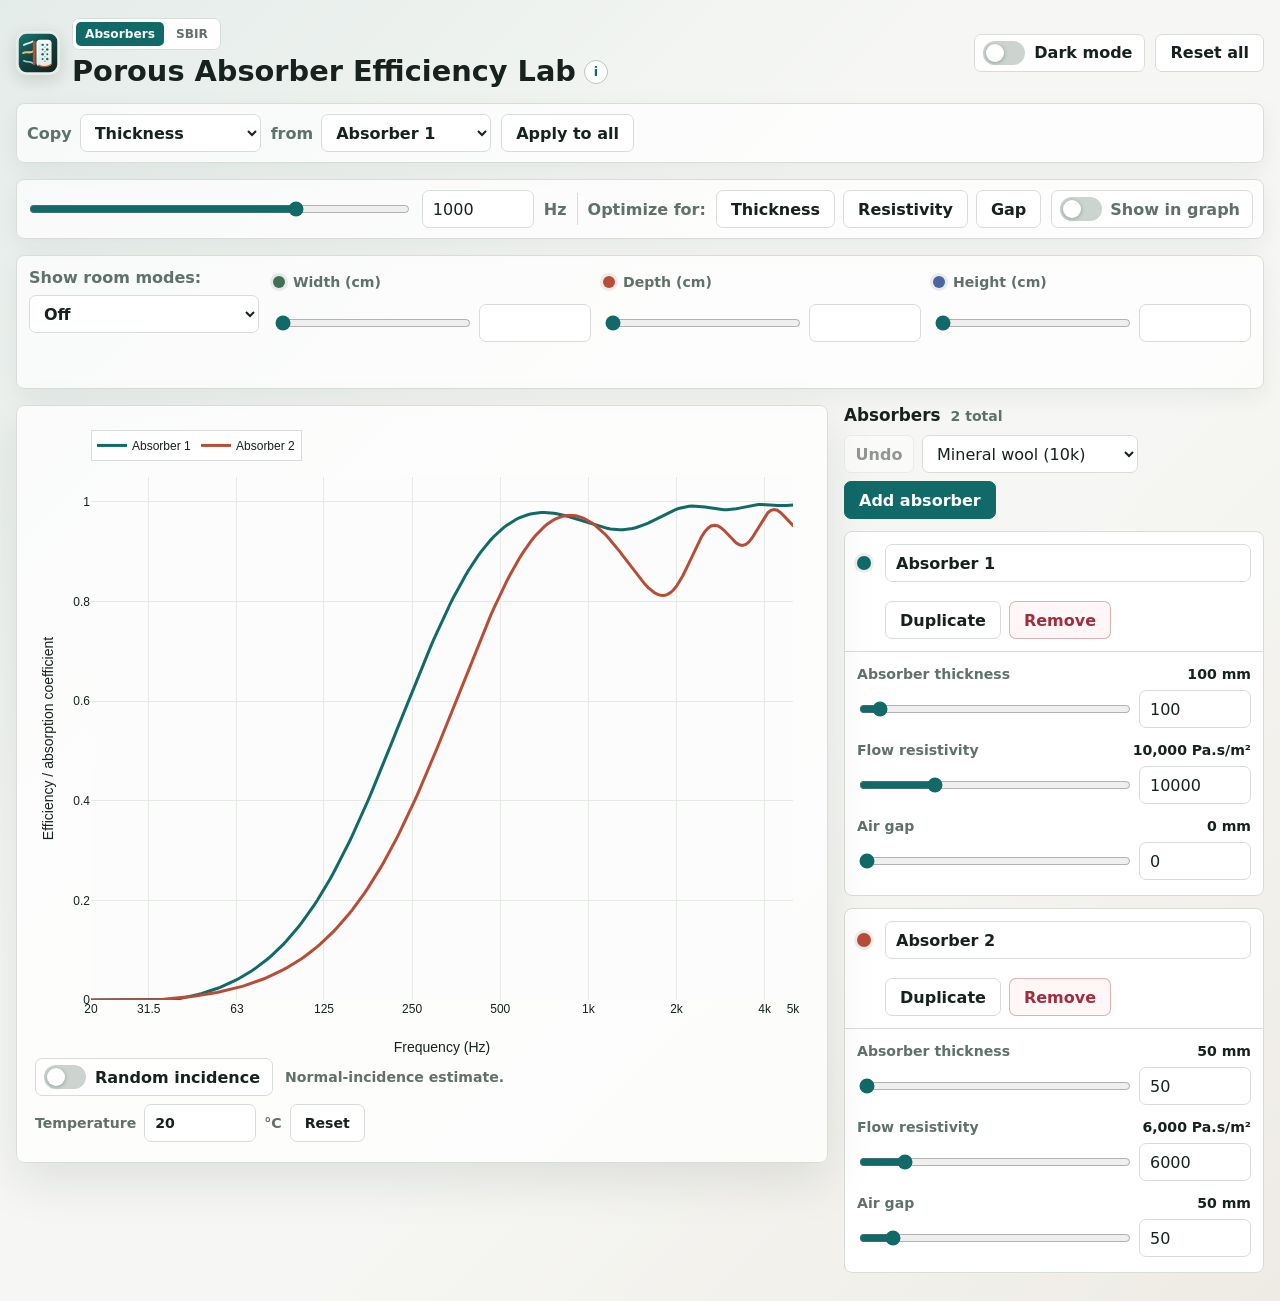
<file: index.html>
<!doctype html>
<html lang="en">
  <head>
    <meta charset="utf-8">
    <meta name="viewport" content="width=device-width, initial-scale=1">
    <title>Porous Absorber Efficiency Lab</title>
    <link rel="icon" href="./favicon.ico" sizes="any">
    <link rel="icon" href="./site-icon.svg" type="image/svg+xml">
    <link rel="icon" href="./site-icon.png" type="image/png" sizes="512x512">
    <link rel="apple-touch-icon" href="./apple-touch-icon.png" sizes="180x180">
    <link rel="stylesheet" href="./styles.css?v=3">
    <script src="https://cdn.plot.ly/plotly-2.32.0.min.js" defer></script>
    <script src="./app.js?v=2" defer></script>
  </head>
  <body>
    <main class="app-shell">
      <header class="topbar">
        <div class="brand-lockup">
          <svg class="brand-icon" viewBox="0 0 1024 1024" width="44" height="44" aria-hidden="true" focusable="false">
            <defs>
              <linearGradient id="brandIconBg" x1="188" y1="102" x2="842" y2="940" gradientUnits="userSpaceOnUse">
                <stop offset="0" stop-color="#176e69"/>
                <stop offset="0.55" stop-color="#123f3b"/>
                <stop offset="1" stop-color="#14251f"/>
              </linearGradient>
              <linearGradient id="brandIconSlab" x1="484" y1="206" x2="800" y2="822" gradientUnits="userSpaceOnUse">
                <stop offset="0" stop-color="#fbfffc"/>
                <stop offset="1" stop-color="#dfe9e4"/>
              </linearGradient>
            </defs>
            <rect x="64" y="64" width="896" height="896" rx="184" fill="url(#brandIconBg)"/>
            <path d="M184 326 C246 280 312 296 388 244" fill="none" stroke="#d8eeee" stroke-width="44" stroke-linecap="round"/>
            <path d="M166 512 C238 462 318 534 402 470" fill="none" stroke="#efbd73" stroke-width="48" stroke-linecap="round"/>
            <path d="M184 692 C262 738 326 690 400 752" fill="none" stroke="#8bd8d4" stroke-width="40" stroke-linecap="round"/>
            <rect x="392" y="230" width="66" height="568" rx="33" fill="#b84d37"/>
            <rect x="476" y="202" width="352" height="620" rx="82" fill="#000000" opacity="0.18" transform="translate(16 18)"/>
            <rect x="476" y="202" width="352" height="620" rx="82" fill="url(#brandIconSlab)"/>
            <rect x="524" y="258" width="70" height="508" rx="35" fill="#d8eeee" opacity="0.72"/>
            <g fill="#116a68">
              <circle cx="620" cy="322" r="28"/>
              <circle cx="728" cy="322" r="24"/>
              <circle cx="620" cy="432" r="22"/>
              <circle cx="728" cy="432" r="29"/>
              <circle cx="620" cy="542" r="30"/>
              <circle cx="728" cy="542" r="22"/>
              <circle cx="620" cy="652" r="23"/>
              <circle cx="728" cy="652" r="28"/>
            </g>
            <g fill="#4b65a2" opacity="0.68">
              <circle cx="674" cy="376" r="16"/>
              <circle cx="674" cy="486" r="18"/>
              <circle cx="674" cy="596" r="16"/>
              <circle cx="674" cy="706" r="18"/>
            </g>
            <path d="M534 796 C604 842 740 844 808 782" fill="none" stroke="#b84d37" stroke-width="30" stroke-linecap="round"/>
          </svg>
          <div class="brand-copy">
            <nav class="tool-tabs" aria-label="Acoustics tools">
              <a class="tool-tab" href="./index.html" aria-current="page">Absorbers</a>
              <a class="tool-tab" href="./sbir.html">SBIR</a>
            </nav>
            <div class="title-with-info">
              <h1>Porous Absorber Efficiency Lab</h1>
              <button
                class="model-info"
                type="button"
                aria-label="Based on Allard and Champoux 1992 models"
                aria-expanded="false"
                data-tooltip="Based on Allard &amp; Champoux (1992) models."
              >i</button>
            </div>
          </div>
        </div>
        <div class="top-actions" aria-label="Global controls">
          <label class="switch-control">
            <input id="darkMode" type="checkbox">
            <span class="switch-track" aria-hidden="true"></span>
            <span>Dark mode</span>
          </label>
          <button id="resetAllButton" class="secondary-button" type="button">Reset all</button>
        </div>
      </header>

      <section class="command-row" aria-label="Copy slider value">
        <label>
          <span>Copy</span>
          <select id="copyParameter"></select>
        </label>
        <label>
          <span>from</span>
          <select id="copySource"></select>
        </label>
        <button id="applyToVisibleButton" class="secondary-button" type="button">Apply to all</button>
      </section>

      <section class="command-row optimize-row" aria-label="Optimize absorber parameter">
        <input
          id="optimizeFrequencyRange"
          class="frequency-slider"
          type="range"
          min="0"
          max="1"
          step="any"
          aria-label="Optimize frequency"
        >
        <input
          id="optimizeFrequencyInput"
          class="frequency-input"
          type="number"
          max="5000"
          step="1"
          inputmode="numeric"
          aria-label="Optimize frequency value"
        >
        <span class="command-label">Hz</span>
        <span class="command-divider" aria-hidden="true"></span>
        <span class="command-label">Optimize for:</span>
        <div class="optimize-buttons" aria-label="Optimize parameter">
          <button class="secondary-button" type="button" data-optimize-param="thickness">Thickness</button>
          <button class="secondary-button" type="button" data-optimize-param="flowResistivity">Resistivity</button>
          <button class="secondary-button" type="button" data-optimize-param="airGap">Gap</button>
        </div>
        <label class="optimizer-visibility switch-control">
          <input id="optimizerLineVisible" type="checkbox">
          <span class="switch-track" aria-hidden="true"></span>
          <span>Show in graph</span>
        </label>
      </section>

      <section id="roomModesPanel" class="room-modes-panel" aria-label="Room mode controls">
        <div class="room-mode-select">
          <label>
            <span>Show room modes:</span>
            <select id="roomModeOrder">
              <option value="0">Off</option>
              <option value="1">1st order</option>
              <option value="2">2nd order</option>
              <option value="3">3rd order</option>
            </select>
          </label>
        </div>
        <div id="roomDimensionList" class="room-dimension-list"></div>
      </section>

      <section class="workspace">
        <section class="chart-panel" aria-label="Absorber chart">
          <div id="chart"></div>
          <div class="chart-footer">
            <div class="chart-summary-row">
              <label class="switch-control graph-incidence-control">
                <input id="randomIncidence" type="checkbox">
                <span class="switch-track" aria-hidden="true"></span>
                <span>Random incidence</span>
              </label>
              <div id="chartStatus" class="chart-status" role="status"></div>
            </div>
            <div class="temperature-control">
              <label class="temperature-field" for="airTemperature">
                <span>Temperature</span>
                <input
                  id="airTemperature"
                  type="number"
                  min="-20"
                  max="40"
                  step="1"
                  inputmode="numeric"
                  aria-label="Air temperature in Celsius"
                >
                <span>°C</span>
              </label>
              <button id="resetAirTemperatureButton" class="quiet-button" type="button">Reset</button>
            </div>
          </div>
        </section>

        <aside class="control-panel" aria-label="Absorber controls">
          <div class="panel-heading">
            <div class="panel-title">
              <h2>Absorbers</h2>
              <span id="absorberCount"></span>
            </div>
            <div class="panel-actions">
              <button id="undoButton" class="icon-button" type="button" title="Undo">Undo</button>
              <select id="absorberPreset" aria-label="Absorber preset"></select>
              <button id="addAbsorberButton" class="primary-button" type="button">Add absorber</button>
            </div>
          </div>
          <div id="absorberList" class="absorber-list"></div>
        </aside>
      </section>
    </main>
  </body>
</html>
</file>
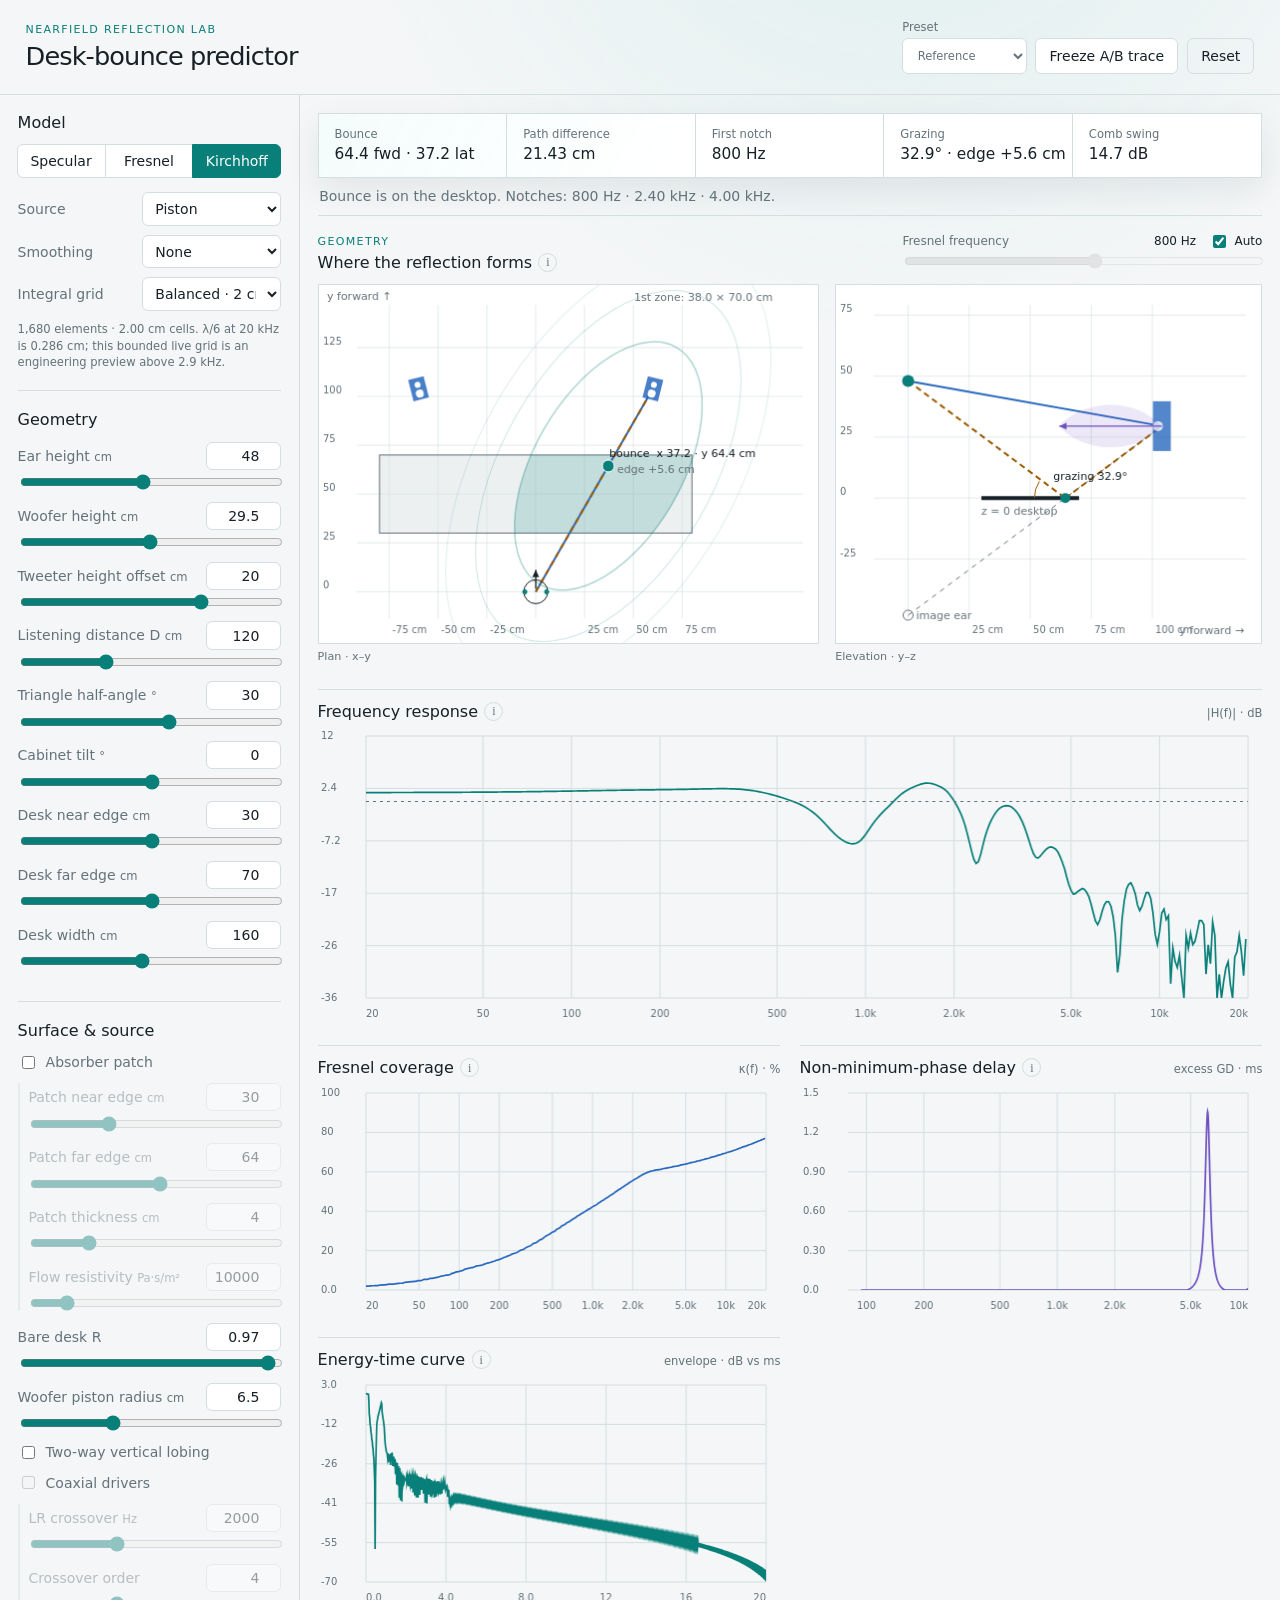
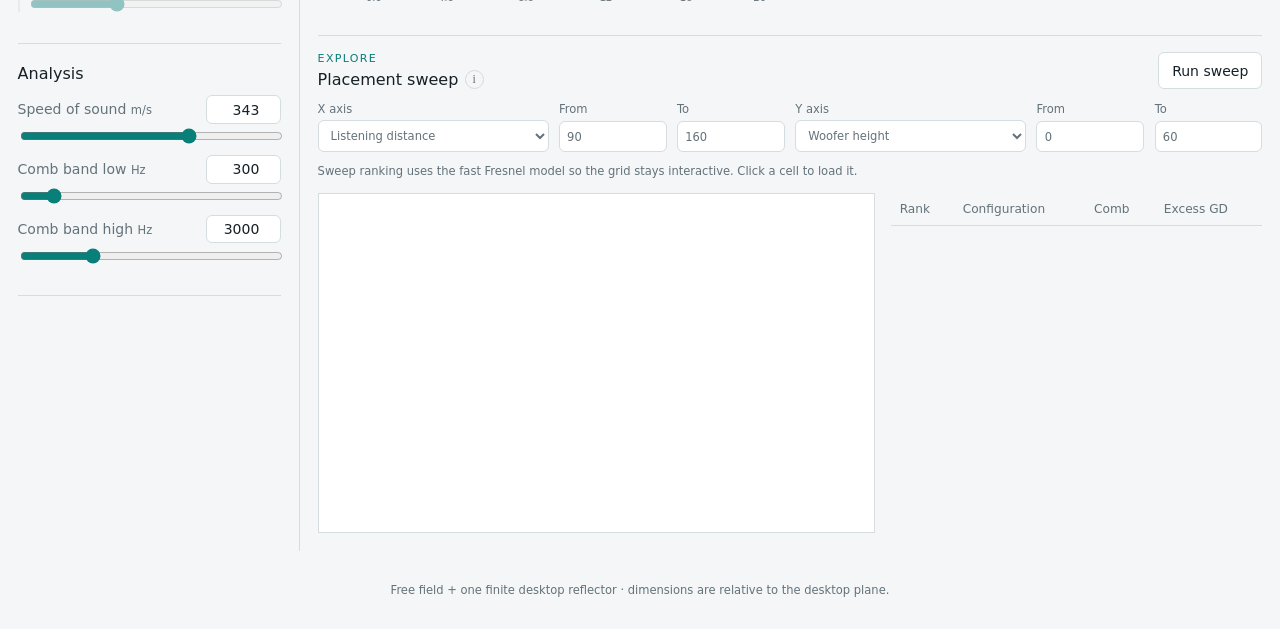
<file: desk.html>
<!doctype html>
<html lang="en">
<head>
  <meta charset="utf-8">
  <meta name="viewport" content="width=device-width,initial-scale=1">
  <meta name="color-scheme" content="dark light">
  <title>Desk-bounce predictor</title>
  <link rel="stylesheet" href="desk.css">
</head>
<body>
  <header class="topbar">
    <div>
      <p class="eyebrow">Nearfield reflection lab</p>
      <h1>Desk-bounce predictor</h1>
    </div>
    <div class="top-actions">
      <label>Preset
        <select id="preset">
          <option value="reference">Reference</option>
          <option value="lowered">Lowered</option>
          <option value="raised">Raised</option>
          <option value="ear">Ear-height</option>
        </select>
      </label>
      <button id="freeze" type="button">Freeze A/B trace</button>
      <button id="reset" type="button" class="quiet">Reset</button>
    </div>
  </header>

  <main class="app-shell">
    <aside class="controls" aria-label="Model controls">
      <section>
        <h2>Model</h2>
        <div class="segmented" id="modelChoice" role="group" aria-label="Reflection model">
          <button type="button" data-model="specular">Specular</button>
          <button type="button" data-model="fresnel">Fresnel</button>
          <button type="button" data-model="kirchhoff" class="active">Kirchhoff</button>
        </div>
        <div class="control-row">
          <label for="directivity">Source</label>
          <select id="directivity"><option value="piston">Piston</option><option value="omni">Omni</option></select>
        </div>
        <div class="control-row">
          <label for="smoothing">Smoothing</label>
          <select id="smoothing"><option value="0">None</option><option value="24">1/24 oct</option><option value="6">1/6 oct</option><option value="3">1/3 oct</option></select>
        </div>
        <div class="control-row">
          <label for="gridStep">Integral grid</label>
          <select id="gridStep"><option value="0.01">Fine · 1 cm</option><option value="0.02" selected>Balanced · 2 cm</option><option value="0.04">Fast · 4 cm</option></select>
        </div>
        <p id="qualityNote" class="microcopy"></p>
      </section>

      <section>
        <h2>Geometry</h2>
        <div id="geometryControls"></div>
      </section>

      <section>
        <h2>Surface &amp; source</h2>
        <label class="check"><input id="absorber_on" type="checkbox"> Absorber patch</label>
        <div id="absorberControls" class="subcontrols"></div>
        <div id="sourceControls"></div>
        <label class="check"><input id="two_way" type="checkbox"> Two-way vertical lobing</label>
        <label class="check"><input id="coaxial" type="checkbox"> Coaxial drivers</label>
        <div id="twoWayControls" class="subcontrols"></div>
      </section>

      <section>
        <h2>Analysis</h2>
        <div id="analysisControls"></div>
      </section>
    </aside>

    <div class="workspace">
      <section class="headline" aria-label="Key results">
        <div><span>Bounce</span><strong id="bounceReadout">—</strong></div>
        <div><span>Path difference</span><strong id="deltaReadout">—</strong></div>
        <div><span>First notch</span><strong id="notchReadout">—</strong></div>
        <div><span>Grazing</span><strong id="grazingReadout">—</strong></div>
        <div><span>Comb swing</span><strong id="combReadout">—</strong></div>
      </section>
      <p id="status" class="status" role="status"></p>

      <section class="geometry-panel">
        <div class="panel-heading">
          <div><p class="eyebrow">Geometry</p><div class="title-with-info"><h2>Where the reflection forms</h2><span class="info-tip"><button class="info-button" type="button" aria-label="About the Fresnel zones" aria-describedby="tip-fresnel-zones">i</button><span class="info-tooltip" id="tip-fresnel-zones" role="tooltip">The oval is the first Fresnel zone: the desktop area whose reflected sound arrives roughly in phase at this frequency. More overlap with the desk generally means a stronger reflection. The zone grows at low frequencies, shrinks at high frequencies, and the faint outer rings show later zones whose alternating phase makes edges and absorber placement matter.</span></span></div></div>
          <div class="frequency-control">
            <div class="frequency-header">
              <label for="viz_frequency">Fresnel frequency <output id="viz_frequency_out">1.00 kHz</output></label>
              <label class="auto-toggle"><input id="viz_auto" type="checkbox"> Auto</label>
            </div>
            <input id="viz_frequency" type="range" min="2" max="3.699" step="0.001" value="3">
          </div>
        </div>
        <div class="views">
          <figure><canvas id="planCanvas" aria-label="Plan view of listener, speakers, desk and Fresnel zone"></canvas><figcaption>Plan · x–y</figcaption></figure>
          <figure><canvas id="elevationCanvas" aria-label="Elevation view of direct and reflected paths"></canvas><figcaption>Elevation · y–z</figcaption></figure>
        </div>
      </section>

      <section class="plots">
        <figure class="plot-wide"><div class="plot-title"><div class="title-with-info"><h2>Frequency response</h2><span class="info-tip"><button class="info-button" type="button" aria-label="About the frequency response" aria-describedby="tip-response">i</button><span class="info-tooltip" id="tip-response" role="tooltip">A simplified free-field prediction of only the direct speaker sound plus its first desktop reflection. Dips and peaks show desk-bounce interference; room modes, walls, floor, ceiling, furniture and loudspeaker response are deliberately excluded.</span></span></div><span>|H(f)| · dB</span></div><canvas id="responsePlot"></canvas></figure>
        <figure><div class="plot-title"><div class="title-with-info"><h2>Fresnel coverage</h2><span class="info-tip"><button class="info-button" type="button" aria-label="About Fresnel coverage" aria-describedby="tip-coverage">i</button><span class="info-tooltip" id="tip-coverage" role="tooltip">The percentage of the first Fresnel zone covered by reflective desktop at each frequency. A larger value means the desk behaves more like a complete reflector; uncovered area and the absorber patch reduce the coherent reflected contribution.</span></span></div><span>&kappa;(f) · %</span></div><canvas id="coveragePlot"></canvas></figure>
        <figure><div class="plot-title"><div class="title-with-info"><h2>Non-minimum-phase delay</h2><span class="info-tip"><button class="info-button" type="button" aria-label="About excess group delay" aria-describedby="tip-delay">i</button><span class="info-tooltip" id="tip-delay" role="tooltip">The delay left after subtracting the minimum-phase response implied by the magnitude curve. It highlights reflection-related timing that ordinary magnitude EQ cannot remove; larger peaks indicate stronger time-domain ringing or smear.</span></span></div><span>excess GD · ms</span></div><canvas id="gdPlot"></canvas></figure>
        <figure><div class="plot-title"><div class="title-with-info"><h2>Energy-time curve</h2><span class="info-tip"><button class="info-button" type="button" aria-label="About the energy-time curve" aria-describedby="tip-etc">i</button><span class="info-tooltip" id="tip-etc" role="tooltip">A time-domain view of the predicted impulse response. The main arrival is the direct sound; later energy shows the desktop reflection and its finite-edge spread. The envelope is normalized to its strongest arrival.</span></span></div><span>envelope · dB vs ms</span></div><canvas id="etcPlot"></canvas></figure>
        <figure id="polarFigure"><div class="plot-title"><h2>Vertical crossover response</h2><span>relative dB</span></div><canvas id="polarPlot"></canvas></figure>
      </section>

      <section class="sweep-panel">
        <div class="panel-heading"><div><p class="eyebrow">Explore</p><div class="title-with-info"><h2>Placement sweep</h2><span class="info-tip"><button class="info-button" type="button" aria-label="About the placement sweep" aria-describedby="tip-sweep">i</button><span class="info-tooltip" id="tip-sweep" role="tooltip">The heatmap varies the selected placement dimensions and colors each cell by predicted comb-filter swing in the chosen frequency band. Lower values are better. It uses the fast Fresnel model for exploration; the ranked table also estimates excess delay. Click a cell or row to load that configuration into the full model.</span></span></div></div><button id="runSweep" type="button">Run sweep</button></div>
        <div class="sweep-controls">
          <label>X axis<select id="sweepX"><option value="D">Listening distance</option><option value="h_woofer">Woofer height</option><option value="h_ear">Ear height</option><option value="theta">Triangle half-angle</option></select></label>
          <label>From<input id="sweepXMin" type="number" value="90"></label>
          <label>To<input id="sweepXMax" type="number" value="160"></label>
          <label>Y axis<select id="sweepY"><option value="h_woofer">Woofer height</option><option value="D">Listening distance</option><option value="theta">Triangle half-angle</option><option value="none">None</option></select></label>
          <label>From<input id="sweepYMin" type="number" value="0"></label>
          <label>To<input id="sweepYMax" type="number" value="60"></label>
        </div>
        <p class="microcopy">Sweep ranking uses the fast Fresnel model so the grid stays interactive. Click a cell to load it.</p>
        <div class="sweep-results">
          <canvas id="heatmap" aria-label="Comb-depth placement heatmap"></canvas>
          <div class="table-wrap"><table><thead><tr><th>Rank</th><th>Configuration</th><th>Comb</th><th>Excess GD</th></tr></thead><tbody id="ranking"></tbody></table></div>
        </div>
      </section>
    </div>
  </main>
  <footer>Free field + one finite desktop reflector · dimensions are relative to the desktop plane.</footer>

  <script src="geometry.js"></script>
  <script src="materials.js"></script>
  <script src="models.js"></script>
  <script src="viz.js"></script>
  <script src="plots.js"></script>
  <script src="desk-app.js"></script>
</body>
</html>
</file>
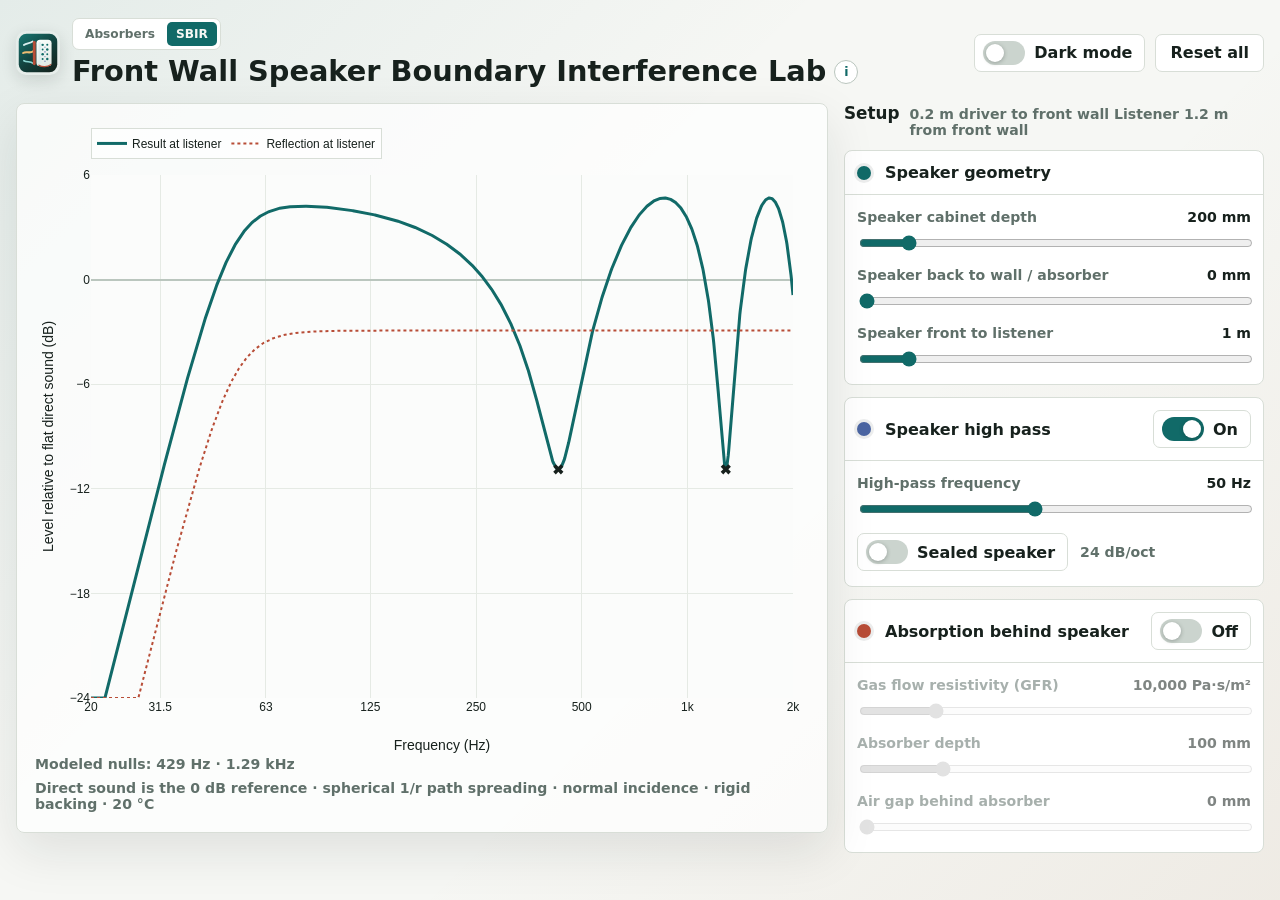
<file: sbir.html>
<!doctype html>
<html lang="en">
  <head>
    <meta charset="utf-8">
    <meta name="viewport" content="width=device-width, initial-scale=1">
    <title>Front Wall SBIR Lab</title>
    <link rel="icon" href="./favicon.ico" sizes="any">
    <link rel="icon" href="./site-icon.svg" type="image/svg+xml">
    <link rel="icon" href="./site-icon.png" type="image/png" sizes="512x512">
    <link rel="apple-touch-icon" href="./apple-touch-icon.png" sizes="180x180">
    <link rel="stylesheet" href="./styles.css?v=4">
    <script src="https://cdn.plot.ly/plotly-2.32.0.min.js" defer></script>
    <script src="./sbir.js?v=5" defer></script>
  </head>
  <body>
    <main class="app-shell">
      <header class="topbar">
        <div class="brand-lockup">
          <svg class="brand-icon" viewBox="0 0 1024 1024" width="44" height="44" aria-hidden="true" focusable="false">
            <defs>
              <linearGradient id="sbirBrandIconBg" x1="188" y1="102" x2="842" y2="940" gradientUnits="userSpaceOnUse">
                <stop offset="0" stop-color="#176e69"/>
                <stop offset="0.55" stop-color="#123f3b"/>
                <stop offset="1" stop-color="#14251f"/>
              </linearGradient>
              <linearGradient id="sbirBrandIconSlab" x1="484" y1="206" x2="800" y2="822" gradientUnits="userSpaceOnUse">
                <stop offset="0" stop-color="#fbfffc"/>
                <stop offset="1" stop-color="#dfe9e4"/>
              </linearGradient>
            </defs>
            <rect x="64" y="64" width="896" height="896" rx="184" fill="url(#sbirBrandIconBg)"/>
            <path d="M184 326 C246 280 312 296 388 244" fill="none" stroke="#d8eeee" stroke-width="44" stroke-linecap="round"/>
            <path d="M166 512 C238 462 318 534 402 470" fill="none" stroke="#efbd73" stroke-width="48" stroke-linecap="round"/>
            <path d="M184 692 C262 738 326 690 400 752" fill="none" stroke="#8bd8d4" stroke-width="40" stroke-linecap="round"/>
            <rect x="392" y="230" width="66" height="568" rx="33" fill="#b84d37"/>
            <rect x="476" y="202" width="352" height="620" rx="82" fill="#000000" opacity="0.18" transform="translate(16 18)"/>
            <rect x="476" y="202" width="352" height="620" rx="82" fill="url(#sbirBrandIconSlab)"/>
            <rect x="524" y="258" width="70" height="508" rx="35" fill="#d8eeee" opacity="0.72"/>
            <g fill="#116a68">
              <circle cx="620" cy="322" r="28"/>
              <circle cx="728" cy="322" r="24"/>
              <circle cx="620" cy="432" r="22"/>
              <circle cx="728" cy="432" r="29"/>
              <circle cx="620" cy="542" r="30"/>
              <circle cx="728" cy="542" r="22"/>
              <circle cx="620" cy="652" r="23"/>
              <circle cx="728" cy="652" r="28"/>
            </g>
            <g fill="#4b65a2" opacity="0.68">
              <circle cx="674" cy="376" r="16"/>
              <circle cx="674" cy="486" r="18"/>
              <circle cx="674" cy="596" r="16"/>
              <circle cx="674" cy="706" r="18"/>
            </g>
            <path d="M534 796 C604 842 740 844 808 782" fill="none" stroke="#b84d37" stroke-width="30" stroke-linecap="round"/>
          </svg>
          <div class="brand-copy">
            <nav class="tool-tabs" aria-label="Acoustics tools">
              <a class="tool-tab" href="./index.html">Absorbers</a>
              <a class="tool-tab" href="./sbir.html" aria-current="page">SBIR</a>
            </nav>
            <div class="title-with-info">
              <h1>Front Wall Speaker Boundary Interference Lab</h1>
              <button
                class="model-info"
                type="button"
                aria-label="Allard and Champoux 1992 absorber model with image-source SBIR"
                aria-expanded="false"
                data-tooltip="Allard &amp; Champoux (1992) absorber model with image-source SBIR."
              >i</button>
            </div>
          </div>
        </div>
        <div class="top-actions" aria-label="Global controls">
          <label class="switch-control">
            <input id="darkMode" type="checkbox">
            <span class="switch-track" aria-hidden="true"></span>
            <span>Dark mode</span>
          </label>
          <button id="resetAllButton" class="secondary-button" type="button">Reset all</button>
        </div>
      </header>

      <section class="workspace">
        <section class="chart-panel" aria-label="SBIR frequency response chart">
          <div id="chart"></div>
          <div class="chart-footer">
            <div class="chart-summary-row">
              <div id="chartStatus" class="chart-status" role="status"></div>
            </div>
            <div class="chart-status">
              Direct sound is the 0 dB reference · spherical 1/r path spreading · normal incidence · rigid backing · 20 °C
            </div>
          </div>
        </section>

        <aside class="control-panel" aria-label="SBIR controls">
          <div class="panel-heading">
            <div class="panel-title setup-title">
              <h2>Setup</h2>
              <div class="setup-info chart-status">
                <span id="driverDistance"></span>
                <span id="listenerWallDistance"></span>
              </div>
            </div>
          </div>

          <div class="absorber-list">
            <section class="absorber-card" aria-labelledby="geometryHeading">
              <div class="absorber-header">
                <span class="trace-swatch" style="background: var(--accent)" aria-hidden="true"></span>
                <strong id="geometryHeading">Speaker geometry</strong>
              </div>
              <div class="absorber-body">
                <label class="slider-field" for="cabinetDepth">
                  <span class="slider-label">
                    <span>Speaker cabinet depth</span>
                    <strong id="cabinetDepthValue"></strong>
                  </span>
                  <input id="cabinetDepth" type="range" min="100" max="1000" step="10">
                </label>

                <label class="slider-field" for="rearDistance">
                  <span class="slider-label">
                    <span>Speaker back to wall / absorber</span>
                    <strong id="rearDistanceValue"></strong>
                  </span>
                  <input id="rearDistance" type="range" min="0" max="2000" step="10">
                </label>

                <label class="slider-field" for="listenerDistance">
                  <span class="slider-label">
                    <span>Speaker front to listener</span>
                    <strong id="listenerDistanceValue"></strong>
                  </span>
                  <input id="listenerDistance" type="range" min="500" max="5000" step="100">
                </label>
              </div>
            </section>

            <section id="highPassCard" class="absorber-card" aria-labelledby="highPassHeading">
              <div class="absorber-header">
                <span class="trace-swatch" style="background: #4b65a2" aria-hidden="true"></span>
                <div class="absorber-title-row sbir-card-title-row">
                  <strong id="highPassHeading">Speaker high pass</strong>
                  <label class="switch-control">
                    <input id="highPassEnabled" type="checkbox" aria-label="Enable speaker high pass">
                    <span class="switch-track" aria-hidden="true"></span>
                    <span id="highPassEnabledLabel">On</span>
                  </label>
                </div>
              </div>
              <div class="absorber-body">
                <label class="slider-field" for="highPassFrequency">
                  <span class="slider-label">
                    <span>High-pass frequency</span>
                    <strong id="highPassFrequencyValue"></strong>
                  </span>
                  <input id="highPassFrequency" type="range" min="10" max="100" step="5">
                </label>

                <div class="chart-summary-row">
                  <label class="switch-control">
                    <input id="sealedSpeaker" type="checkbox" aria-label="Sealed speaker roll-off">
                    <span class="switch-track" aria-hidden="true"></span>
                    <span>Sealed speaker</span>
                  </label>
                  <span id="highPassSlope" class="chart-status"></span>
                </div>
              </div>
            </section>

            <section id="absorptionCard" class="absorber-card" aria-labelledby="absorptionHeading">
              <div class="absorber-header">
                <span class="trace-swatch" style="background: #b84d37" aria-hidden="true"></span>
                <div class="absorber-title-row sbir-card-title-row">
                  <strong id="absorptionHeading">Absorption behind speaker</strong>
                  <label class="switch-control">
                    <input id="absorptionEnabled" type="checkbox" aria-label="Enable absorption behind speaker">
                    <span class="switch-track" aria-hidden="true"></span>
                    <span id="absorptionEnabledLabel">Off</span>
                  </label>
                </div>
              </div>
              <div class="absorber-body">
                <label class="slider-field" for="flowResistivity">
                  <span class="slider-label">
                    <span>Gas flow resistivity (GFR)</span>
                    <strong id="flowResistivityValue"></strong>
                  </span>
                  <input id="flowResistivity" type="range" min="1000" max="50000" step="500">
                </label>

                <label class="slider-field" for="absorberDepth">
                  <span class="slider-label">
                    <span>Absorber depth</span>
                    <strong id="absorberDepthValue"></strong>
                  </span>
                  <input id="absorberDepth" type="range" min="0" max="500" step="10">
                </label>

                <label class="slider-field" for="airGap">
                  <span class="slider-label">
                    <span>Air gap behind absorber</span>
                    <strong id="airGapValue"></strong>
                  </span>
                  <input id="airGap" type="range" min="0" max="500" step="10">
                </label>
              </div>
            </section>
          </div>
        </aside>
      </section>
    </main>
  </body>
</html>
</file>
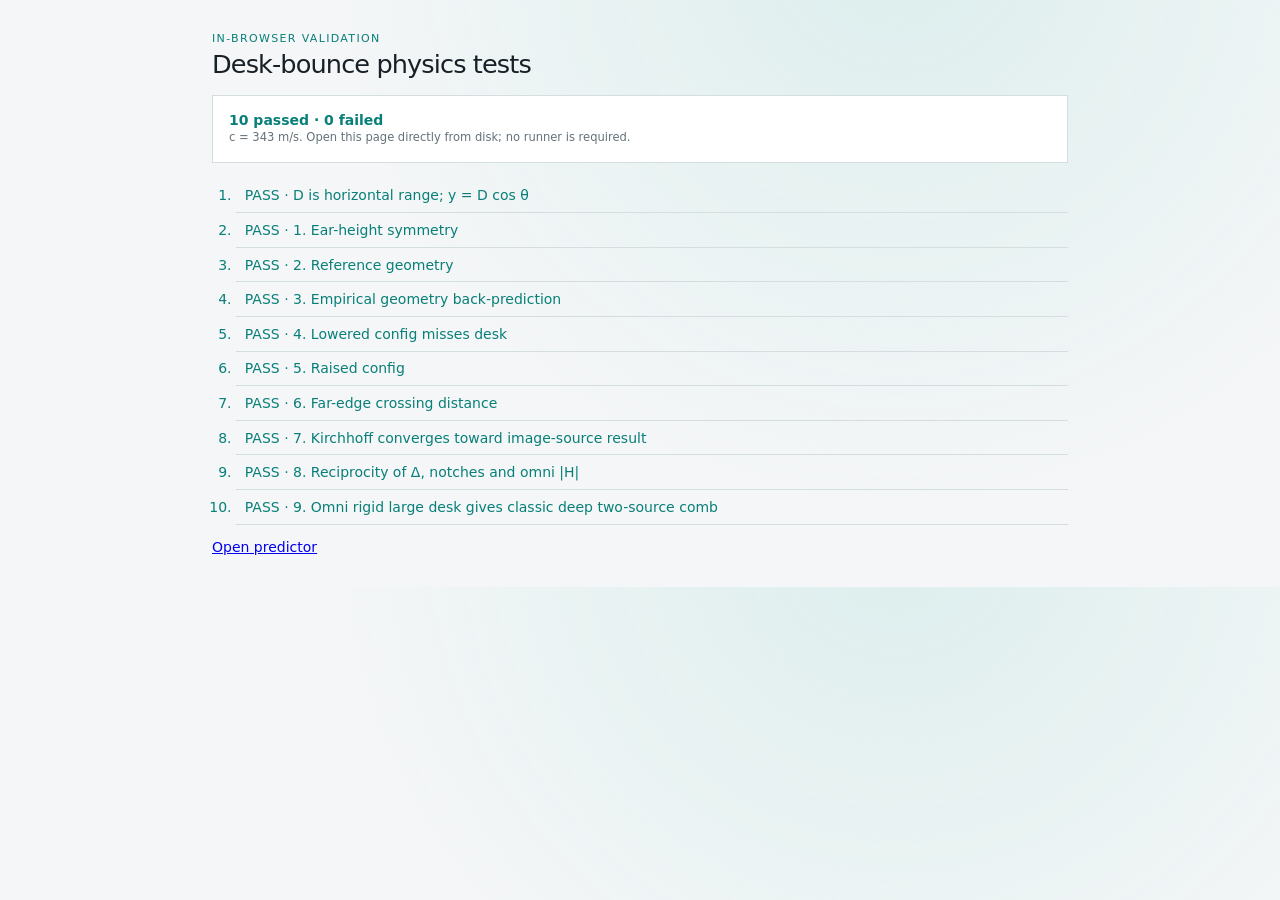
<file: tests.html>
<!doctype html>
<html lang="en">
<head><meta charset="utf-8"><meta name="viewport" content="width=device-width,initial-scale=1"><title>Desk-bounce physics tests</title><link rel="stylesheet" href="desk.css"><style>main{max-width:920px;margin:auto;padding:2rem}.test-summary{padding:1rem;margin:1rem 0;border:1px solid var(--line);background:var(--panel)}ol{padding-left:1.5rem}li{padding:.55rem;border-bottom:1px solid var(--line)}.pass{color:var(--cyan)}.fail{color:var(--red)}pre{white-space:pre-wrap;color:var(--muted)}</style></head>
<body><main><p class="eyebrow">In-browser validation</p><h1>Desk-bounce physics tests</h1><div id="summary" class="test-summary">Running…</div><ol id="results"></ol><pre id="details"></pre><p><a href="desk.html">Open predictor</a></p></main>
<script src="geometry.js"></script><script src="materials.js"></script><script src="models.js"></script><script src="desk-tests.js"></script></body>
</html>
</file>
<file: styles.css>
:root {
  color-scheme: light;
  --bg: #f6f7f4;
  --surface: #ffffff;
  --surface-strong: #eef2ec;
  --panel-bg: rgba(255, 255, 255, 0.72);
  --chart-bg: #fbfcfb;
  --card-muted: #f7f8f7;
  --ink: #17211d;
  --muted: #60706a;
  --line: #d8ded7;
  --line-strong: #bac6be;
  --grid: #e5eae4;
  --danger-bg: #fff6f7;
  --legend-bg: rgba(255, 255, 255, 0.78);
  --accent: #116a68;
  --accent-strong: #0b504e;
  --accent-soft: #d8eeee;
  --danger: #9f2f3c;
  --wash-a: rgba(17, 106, 104, 0.08);
  --wash-b: rgba(148, 91, 42, 0.08);
  --soft-shadow: 0 8px 24px rgba(23, 33, 29, 0.06);
  --swatch-ring: rgba(23, 33, 29, 0.08);
  --shadow: 0 18px 50px rgba(23, 33, 29, 0.1);
  font-family:
    Inter, ui-sans-serif, system-ui, -apple-system, BlinkMacSystemFont, "Segoe UI",
    sans-serif;
}

:root[data-theme="dark"] {
  color-scheme: dark;
  --bg: #121713;
  --surface: #1b221e;
  --surface-strong: #232c27;
  --panel-bg: rgba(27, 34, 30, 0.82);
  --chart-bg: #151b18;
  --card-muted: #171d19;
  --ink: #edf3ee;
  --muted: #a9b8b0;
  --line: #344139;
  --line-strong: #4c5c53;
  --grid: #2a352f;
  --danger-bg: #2a171a;
  --legend-bg: rgba(27, 34, 30, 0.86);
  --accent: #4fb7b2;
  --accent-strong: #8bd8d4;
  --accent-soft: #173c3b;
  --danger: #f08b99;
  --wash-a: rgba(79, 183, 178, 0.12);
  --wash-b: rgba(188, 135, 74, 0.1);
  --soft-shadow: 0 8px 24px rgba(0, 0, 0, 0.24);
  --swatch-ring: rgba(237, 243, 238, 0.12);
  --shadow: 0 18px 50px rgba(0, 0, 0, 0.34);
}

* {
  box-sizing: border-box;
}

body {
  margin: 0;
  min-height: 100vh;
  background:
    linear-gradient(135deg, var(--wash-a), transparent 38%),
    linear-gradient(315deg, var(--wash-b), transparent 40%),
    var(--bg);
  color: var(--ink);
}

button,
input,
select {
  font: inherit;
}

button,
select,
input[type="number"],
input[type="text"] {
  border: 1px solid var(--line);
  border-radius: 7px;
}

button {
  cursor: pointer;
}

button:disabled {
  cursor: not-allowed;
  opacity: 0.45;
}

.app-shell {
  width: min(1540px, calc(100vw - 32px));
  margin: 0 auto;
  padding: 18px 0 28px;
}

.topbar {
  position: relative;
  z-index: 100;
  display: flex;
  align-items: center;
  justify-content: space-between;
  gap: 20px;
  margin-bottom: 16px;
}

.brand-lockup {
  min-width: 0;
  display: flex;
  align-items: center;
  gap: 12px;
}

.brand-icon {
  width: 44px;
  height: 44px;
  display: block;
  flex: 0 0 auto;
  border-radius: 10px;
  box-shadow: 0 5px 16px rgba(23, 33, 29, 0.14);
}

.brand-copy {
  min-width: 0;
}

.tool-tabs {
  width: fit-content;
  min-height: 30px;
  display: inline-flex;
  align-items: center;
  gap: 3px;
  margin: 0 0 6px;
  padding: 3px;
  border: 1px solid var(--line);
  border-radius: 7px;
  background: var(--surface);
}

.tool-tab {
  min-height: 24px;
  display: inline-flex;
  align-items: center;
  justify-content: center;
  padding: 0 9px;
  border-radius: 5px;
  color: var(--muted);
  font-size: 0.76rem;
  font-weight: 780;
  line-height: 1;
  text-decoration: none;
  transition:
    background 140ms ease,
    color 140ms ease;
}

.tool-tab:hover {
  background: var(--accent-soft);
  color: var(--ink);
}

.tool-tab[aria-current="page"] {
  background: var(--accent);
  color: var(--bg);
}

.title-with-info {
  min-width: 0;
  display: flex;
  align-items: center;
  gap: 8px;
}

.model-info {
  width: 24px;
  height: 24px;
  min-height: 24px;
  position: relative;
  flex: 0 0 auto;
  display: inline-grid;
  place-items: center;
  padding: 0;
  border-color: var(--line-strong);
  border-radius: 50%;
  background: var(--surface);
  color: var(--accent);
  font-size: 0.78rem;
  font-weight: 840;
}

.model-info::after {
  content: attr(data-tooltip);
  width: max-content;
  max-width: min(340px, calc(100vw - 32px));
  position: absolute;
  z-index: 20;
  top: calc(100% + 8px);
  right: 0;
  padding: 8px 10px;
  border: 1px solid var(--line);
  border-radius: 7px;
  background: var(--surface);
  box-shadow: var(--soft-shadow);
  color: var(--ink);
  font-size: 0.78rem;
  font-weight: 680;
  line-height: 1.35;
  text-align: left;
  white-space: normal;
  opacity: 0;
  visibility: hidden;
  pointer-events: none;
  transform: translateY(-3px);
  transition:
    opacity 120ms ease,
    transform 120ms ease,
    visibility 120ms ease;
}

.model-info:hover::after,
.model-info:focus-visible::after,
.model-info[aria-expanded="true"]::after {
  opacity: 1;
  visibility: visible;
  transform: translateY(0);
}

.eyebrow {
  margin: 0 0 5px;
  color: var(--accent);
  font-size: 0.75rem;
  font-weight: 760;
  letter-spacing: 0;
  text-transform: none;
}

h1,
h2,
h3,
p {
  margin-top: 0;
}

h1 {
  margin-bottom: 0;
  font-size: 1.8rem;
  line-height: 1.08;
  letter-spacing: 0;
}

.top-actions,
.command-row {
  display: flex;
  align-items: center;
  gap: 10px;
  flex-wrap: wrap;
}

.command-row {
  min-height: 58px;
  margin-bottom: 16px;
  padding: 10px;
  border: 1px solid var(--line);
  border-radius: 8px;
  background: var(--panel-bg);
  box-shadow: var(--soft-shadow);
}

.command-row label {
  display: flex;
  align-items: center;
  gap: 8px;
  color: var(--muted);
  font-weight: 680;
}

.command-label {
  color: var(--muted);
  font-weight: 760;
  white-space: nowrap;
}

.optimize-row {
  align-items: center;
}

.command-divider {
  width: 1px;
  height: 32px;
  background: var(--line);
}

.frequency-slider {
  flex: 1 1 300px;
  max-width: 560px;
}

.frequency-input {
  width: 118px;
}

.optimize-buttons {
  display: flex;
  gap: 8px;
  flex-wrap: wrap;
}

.optimizer-visibility {
  display: flex;
  align-items: center;
  gap: 8px;
  margin-left: auto;
  color: var(--muted);
  font-weight: 760;
}

.room-modes-panel {
  display: grid;
  grid-template-columns: 230px minmax(0, 1fr);
  gap: 14px;
  align-items: start;
  margin-bottom: 16px;
  padding: 12px;
  border: 1px solid var(--line);
  border-radius: 8px;
  background: var(--panel-bg);
  box-shadow: var(--soft-shadow);
}

.room-mode-select label {
  display: grid;
  gap: 8px;
  color: var(--muted);
  font-weight: 760;
}

.room-mode-select select {
  width: 100%;
}

.room-dimension-list {
  display: grid;
  grid-template-columns: repeat(3, minmax(0, 1fr));
  gap: 12px;
}

.room-dimension-field {
  display: grid;
  gap: 8px;
}

.room-dimension-toggle {
  display: inline-flex;
  align-items: center;
  gap: 8px;
  width: fit-content;
  min-height: 28px;
  padding: 0;
  border: 0;
  border-radius: 0;
  background: transparent;
  color: var(--muted);
  font-size: 0.88rem;
  font-weight: 780;
  text-align: left;
}

.room-dimension-toggle[aria-pressed="false"] {
  opacity: 0.5;
}

.room-dimension-toggle[aria-pressed="false"] .room-swatch {
  background: transparent !important;
  box-shadow:
    inset 0 0 0 2px currentColor,
    0 0 0 3px var(--swatch-ring);
}

.room-swatch {
  width: 12px;
  height: 12px;
  border-radius: 50%;
  box-shadow: 0 0 0 3px var(--swatch-ring);
}

.room-dimension-controls {
  display: grid;
  grid-template-columns: minmax(0, 1fr) 112px;
  gap: 10px;
  align-items: center;
}

.room-harmonic-row {
  display: grid;
  grid-template-columns: minmax(0, 1fr) 112px;
  gap: 10px;
}

.room-harmonic-buttons {
  display: grid;
  grid-template-columns: repeat(3, minmax(0, 1fr));
  gap: 5px;
  min-height: 26px;
}

.room-harmonic-buttons .room-harmonic-button {
  min-width: 0;
  min-height: 26px;
  padding: 0 6px;
  font-size: 0.78rem;
}

.room-harmonic-buttons .room-harmonic-button.is-hidden {
  visibility: hidden;
  pointer-events: none;
}

select,
input[type="number"],
input[type="text"] {
  min-height: 38px;
  background: var(--surface);
  color: var(--ink);
  padding: 0 10px;
}

select {
  min-width: 170px;
}

.primary-button,
.secondary-button,
.quiet-button,
.danger-button,
.icon-button {
  min-height: 38px;
  display: inline-flex;
  align-items: center;
  justify-content: center;
  gap: 7px;
  padding: 0 14px;
  font-weight: 760;
  transition:
    transform 140ms ease,
    border-color 140ms ease,
    background 140ms ease;
}

.primary-button {
  border-color: var(--accent);
  background: var(--accent);
  color: white;
}

.secondary-button,
.quiet-button,
.icon-button {
  background: var(--surface);
  color: var(--ink);
}

.danger-button {
  border-color: rgba(159, 47, 60, 0.35);
  background: var(--danger-bg);
  color: var(--danger);
}

.icon-button {
  min-width: 70px;
  padding: 0;
}

button:not(:disabled):hover {
  transform: translateY(-1px);
}

button:not(:disabled):active {
  transform: translateY(0);
}

.switch-control {
  min-height: 38px;
  display: inline-flex;
  align-items: center;
  gap: 9px;
  padding: 0 12px 0 8px;
  border: 1px solid var(--line);
  border-radius: 7px;
  background: var(--surface);
  color: var(--ink);
  font-weight: 760;
  cursor: pointer;
  user-select: none;
}

.switch-control input {
  position: absolute;
  inline-size: 1px;
  block-size: 1px;
  opacity: 0;
  pointer-events: none;
}

.switch-track {
  width: 42px;
  height: 24px;
  position: relative;
  border-radius: 999px;
  background: #cbd4ce;
  transition: background 160ms ease;
}

.switch-track::after {
  content: "";
  position: absolute;
  top: 3px;
  left: 3px;
  width: 18px;
  height: 18px;
  border-radius: 50%;
  background: white;
  box-shadow: 0 1px 4px rgba(23, 33, 29, 0.3);
  transition: transform 160ms ease;
}

.switch-control input:checked + .switch-track {
  background: var(--accent);
}

.switch-control input:checked + .switch-track::after {
  transform: translateX(18px);
}

.workspace {
  display: grid;
  grid-template-columns: minmax(0, 1fr) minmax(330px, 420px);
  gap: 16px;
  align-items: start;
}

.chart-panel {
  border: 1px solid var(--line);
  border-radius: 8px;
  background: var(--panel-bg);
  box-shadow: var(--shadow);
}

.chart-panel {
  min-height: 670px;
  padding: 12px;
  position: sticky;
  top: 18px;
}

#chart {
  width: 100%;
  height: 640px;
}

.chart-footer {
  min-height: 46px;
  display: grid;
  gap: 8px;
  padding: 0 6px 8px;
}

.chart-summary-row {
  display: flex;
  align-items: center;
  gap: 12px;
  flex-wrap: wrap;
}

.graph-incidence-control {
  flex: 0 0 auto;
}

.temperature-control {
  display: inline-flex;
  align-items: center;
  gap: 8px;
  width: fit-content;
  color: var(--muted);
  font-size: 0.88rem;
  font-weight: 760;
  white-space: nowrap;
}

.temperature-field {
  display: inline-flex;
  align-items: center;
  gap: 8px;
}

.temperature-field input {
  width: 68px;
}

.chart-status {
  min-width: 0;
  color: var(--muted);
  font-size: 0.88rem;
  font-weight: 680;
}

.control-panel {
  padding: 0;
}

.panel-heading {
  display: flex;
  align-items: center;
  justify-content: space-between;
  gap: 10px;
  margin-bottom: 12px;
  flex-wrap: wrap;
}

.panel-title {
  display: flex;
  align-items: baseline;
  gap: 10px;
}

.panel-actions {
  display: flex;
  align-items: center;
  gap: 8px;
  flex-wrap: wrap;
}

.panel-actions select {
  min-width: 190px;
}

.panel-heading h2 {
  margin-bottom: 0;
  font-size: 1.05rem;
}

#absorberCount {
  color: var(--muted);
  font-size: 0.88rem;
  font-weight: 700;
}

.absorber-list {
  display: grid;
  gap: 12px;
}

.absorber-card {
  border: 1px solid var(--line);
  border-radius: 8px;
  background: var(--surface);
  overflow: hidden;
}

.absorber-header {
  display: grid;
  grid-template-columns: 18px minmax(0, 1fr);
  gap: 10px;
  align-items: center;
  padding: 12px;
  border-bottom: 1px solid var(--line);
}

.trace-swatch {
  width: 14px;
  height: 14px;
  border-radius: 50%;
  box-shadow: 0 0 0 3px var(--swatch-ring);
}

.absorber-title-row {
  display: flex;
  align-items: center;
  gap: 8px;
}

.sbir-card-title-row {
  justify-content: space-between;
  min-width: 0;
}

.absorber-card[data-enabled="false"] .absorber-body {
  opacity: 0.55;
}

.absorber-title-row input[type="text"] {
  width: 100%;
  min-width: 0;
  font-weight: 800;
}

.absorber-actions {
  grid-column: 2;
  display: flex;
  gap: 8px;
  flex-wrap: wrap;
  margin-top: 9px;
}

.absorber-body {
  display: grid;
  gap: 14px;
  padding: 14px 12px 15px;
}

.slider-field {
  display: grid;
  gap: 8px;
}

.slider-label {
  display: flex;
  justify-content: space-between;
  gap: 10px;
  color: var(--muted);
  font-size: 0.88rem;
  font-weight: 780;
}

.slider-label strong {
  color: var(--ink);
  font-weight: 840;
}

.slider-control-row {
  display: grid;
  grid-template-columns: minmax(0, 1fr) 112px;
  gap: 10px;
  align-items: center;
}

input[type="range"] {
  width: 100%;
  min-width: 0;
  accent-color: var(--accent);
}

input[type="number"] {
  width: 112px;
}

.empty-state {
  min-height: 170px;
  display: grid;
  place-items: center;
  padding: 22px;
  border: 1px dashed var(--line-strong);
  border-radius: 8px;
  color: var(--muted);
  text-align: center;
  font-weight: 720;
}

@media (max-width: 1040px) {
  .topbar {
    align-items: flex-start;
    flex-direction: column;
  }

  .workspace {
    grid-template-columns: 1fr;
  }

  .room-modes-panel {
    grid-template-columns: 1fr;
  }

  .room-modes-panel[data-room-modes-enabled="false"] {
    grid-template-columns: 1fr;
  }

  .chart-panel {
    position: static;
  }
}

@media (max-width: 640px) {
  .app-shell {
    width: min(100vw - 20px, 1540px);
    padding-top: 14px;
  }

  h1 {
    font-size: 1.55rem;
    line-height: 1.02;
  }

  .brand-lockup {
    align-items: flex-start;
    gap: 10px;
  }

  .brand-icon {
    width: 38px;
    height: 38px;
    border-radius: 9px;
  }

  .top-actions,
  .command-row {
    width: 100%;
  }

  .top-actions > *,
  .command-row label,
  .command-row button,
  .command-label,
  .command-divider,
  .frequency-slider,
  .frequency-input,
  .optimize-buttons,
  .optimizer-visibility {
    width: 100%;
  }

  .command-row label {
    align-items: flex-start;
    flex-direction: column;
  }

  .switch-control {
    justify-content: flex-start;
  }

  .command-row .switch-control {
    align-items: center;
    flex-direction: row;
  }

  select {
    width: 100%;
  }

  .optimize-buttons {
    display: grid;
    grid-template-columns: 1fr;
  }

  .optimizer-visibility {
    margin-left: 0;
  }

  .command-divider {
    height: 1px;
  }

  .room-dimension-list {
    grid-template-columns: 1fr;
  }

  .room-dimension-controls,
  .room-harmonic-row {
    grid-template-columns: 1fr;
  }

  .chart-panel {
    min-height: 460px;
    padding: 8px;
  }

  #chart {
    height: 440px;
  }

  .chart-footer {
    padding: 0 2px 6px;
  }

  .chart-summary-row {
    align-items: stretch;
    flex-direction: column;
  }

  .graph-incidence-control,
  .temperature-control {
    width: 100%;
  }

  .temperature-control {
    justify-content: space-between;
  }

  .temperature-field {
    flex: 1;
    justify-content: space-between;
  }

  .panel-heading {
    align-items: stretch;
    flex-direction: column;
  }

  .panel-actions {
    display: grid;
    grid-template-columns: 1fr;
  }

  .panel-actions select {
    width: 100%;
  }

  .absorber-title-row {
    align-items: stretch;
    flex-direction: column;
  }

  .slider-control-row {
    grid-template-columns: 1fr;
  }

  input[type="number"] {
    width: 100%;
  }
}
</file>
<file: desk.css>
:root {
  color-scheme: dark;
  --bg:#0b0e12; --panel:#12171d; --panel2:#171d24; --line:#2b343d;
  --text:#e9edf0; --muted:#8f9aa5; --cyan:#45d6c8; --cyan2:#93fff4;
  --amber:#ffbf69; --red:#ff6b6b; --blue:#6ca8ff; --purple:#b69cff;
  --shadow:0 14px 42px rgba(0,0,0,.22);
  font-family:Inter,ui-sans-serif,system-ui,-apple-system,BlinkMacSystemFont,"Segoe UI",sans-serif;
}
*{box-sizing:border-box}
body{margin:0;background:radial-gradient(circle at 70% -10%,#14212a 0,transparent 36rem),var(--bg);color:var(--text);font-size:14px}
button,input,select{font:inherit;color:inherit}
button,select,input[type=number]{border:1px solid var(--line);background:#0f1419;border-radius:6px}
button{padding:.58rem .82rem;cursor:pointer}button:hover{border-color:#52606c}button:focus-visible,input:focus-visible,select:focus-visible{outline:2px solid var(--cyan);outline-offset:2px}
.quiet{background:transparent}.topbar{display:flex;align-items:center;justify-content:space-between;gap:1rem;padding:1.25rem 1.6rem;border-bottom:1px solid var(--line)}
h1,h2,p{margin:0}h1{font-size:clamp(1.45rem,2vw,2rem);font-weight:500;letter-spacing:-.035em}h2{font-size:1rem;font-weight:500}.eyebrow{text-transform:uppercase;letter-spacing:.12em;color:var(--cyan);font-size:.69rem;margin-bottom:.28rem}.top-actions{display:flex;align-items:end;gap:.55rem;flex-wrap:wrap}.top-actions label{display:grid;gap:.28rem;color:var(--muted);font-size:.72rem}.top-actions select{padding:.55rem 2rem .55rem .65rem}
.title-with-info{display:inline-flex;align-items:center;gap:.4rem;min-width:0}.info-tip{position:relative;display:inline-flex;flex:none}.info-button{display:grid;place-items:center;width:19px;height:19px;padding:0;border-radius:50%;background:transparent;color:var(--muted);font:500 12px/1 Georgia,serif}.info-button:hover,.info-button:focus{color:var(--text);border-color:var(--muted)}.info-tooltip{position:absolute;z-index:20;top:calc(100% + .5rem);left:0;width:min(310px,78vw);padding:.7rem .8rem;border:1px solid var(--line);border-radius:6px;background:var(--panel2);box-shadow:var(--shadow);color:var(--text);font:400 .76rem/1.45 Inter,ui-sans-serif,system-ui,sans-serif;letter-spacing:normal;text-transform:none;opacity:0;visibility:hidden;transform:translateY(-3px);transition:opacity .12s ease,transform .12s ease,visibility .12s;pointer-events:none}.info-tip:hover .info-tooltip,.info-button:focus+.info-tooltip,.info-button:focus-visible+.info-tooltip{opacity:1;visibility:visible;transform:translateY(0)}
.app-shell{display:grid;grid-template-columns:300px minmax(0,1fr);max-width:1600px;margin:auto}.controls{border-right:1px solid var(--line);padding:1.1rem;min-width:0}.controls section{padding:0 0 1.25rem;margin-bottom:1.2rem;border-bottom:1px solid var(--line)}.controls h2{margin-bottom:.8rem}.workspace{padding:1.1rem;min-width:0}
.segmented{display:grid;grid-template-columns:repeat(3,1fr);margin-bottom:.9rem}.segmented button{border-radius:0;margin-left:-1px;padding:.48rem .2rem}.segmented button:first-child{border-radius:6px 0 0 6px}.segmented button:last-child{border-radius:0 6px 6px 0}.segmented .active{background:var(--cyan);color:#07110f;border-color:var(--cyan)}
.control-row{display:grid;grid-template-columns:1fr 1.2fr;align-items:center;gap:.55rem;margin:.55rem 0}.control-row label{color:var(--muted)}select{width:100%;padding:.43rem .5rem}.param{margin:.72rem 0}.param-head{display:grid;grid-template-columns:1fr 4.7rem;gap:.5rem;align-items:center;margin-bottom:.26rem}.param label{color:var(--muted);line-height:1.15}.param input[type=number]{width:100%;padding:.32rem .38rem;text-align:right;font-variant-numeric:tabular-nums}.param input[type=range]{display:block;width:100%;accent-color:var(--cyan)}.unit{color:var(--muted);font-size:.72rem}.check{display:flex;gap:.5rem;align-items:center;margin:.72rem 0;color:var(--muted)}.check input{accent-color:var(--cyan)}.subcontrols{padding-left:.55rem;border-left:2px solid var(--line)}.microcopy{color:var(--muted);font-size:.72rem;line-height:1.4;margin-top:.65rem}
.headline{display:grid;grid-template-columns:repeat(5,minmax(0,1fr));border:1px solid var(--line);background:linear-gradient(120deg,rgba(69,214,200,.06),transparent 40%),var(--panel);box-shadow:var(--shadow)}.headline div{padding:.85rem 1rem;border-right:1px solid var(--line);min-width:0}.headline div:last-child{border:0}.headline span{display:block;color:var(--muted);font-size:.72rem;margin-bottom:.25rem}.headline strong{font-size:.96rem;font-weight:500;font-variant-numeric:tabular-nums;white-space:nowrap}.status{min-height:2.2rem;padding:.65rem .1rem;color:var(--muted)}.status.warn{color:var(--amber)}
.geometry-panel,.sweep-panel{border-top:1px solid var(--line);padding-top:1rem}.panel-heading{display:flex;align-items:end;justify-content:space-between;gap:1rem;margin-bottom:.8rem}.frequency-control{width:min(360px,52%)}.frequency-header{display:flex;align-items:center;justify-content:space-between;gap:.8rem;color:var(--muted);font-size:.75rem}.frequency-header>label:first-child{display:flex;justify-content:space-between;gap:.75rem;flex:1}.frequency-header .auto-toggle{display:inline-flex;align-items:center;gap:.35rem;color:var(--text);white-space:nowrap}.frequency-header .auto-toggle input{width:auto;accent-color:var(--cyan)}.frequency-control output{color:var(--text)}.frequency-control>input[type=range]{width:100%;accent-color:var(--cyan)}.frequency-control>input[type=range]:disabled{opacity:.42;cursor:not-allowed}.views{display:grid;grid-template-columns:1.08fr .92fr;gap:1rem}.views figure,.plots figure{margin:0;min-width:0}.views canvas{width:100%;height:360px;display:block;background:var(--panel);border:1px solid var(--line)}figcaption{color:var(--muted);font-size:.7rem;padding-top:.35rem}
.plots{display:grid;grid-template-columns:repeat(2,minmax(0,1fr));gap:1.2rem;margin:1.6rem 0}.plots figure{border-top:1px solid var(--line);padding-top:.75rem}.plots .plot-wide{grid-column:1/-1}.plots canvas{width:100%;height:235px;display:block}.plots .plot-wide canvas{height:300px}.plot-title{display:flex;justify-content:space-between;align-items:baseline;margin-bottom:.35rem}.plot-title span{color:var(--muted);font-size:.72rem}
.sweep-panel{margin-top:1rem}.sweep-controls{display:grid;grid-template-columns:1.5fr .7fr .7fr 1.5fr .7fr .7fr;gap:.65rem}.sweep-controls label{display:grid;gap:.3rem;color:var(--muted);font-size:.72rem}.sweep-controls input{padding:.45rem;width:100%}.sweep-results{display:grid;grid-template-columns:minmax(0,1.5fr) minmax(280px,1fr);gap:1rem;margin-top:.9rem}.sweep-results canvas{width:100%;height:340px;background:var(--panel);border:1px solid var(--line)}.table-wrap{overflow:auto}table{width:100%;border-collapse:collapse;font-variant-numeric:tabular-nums}th,td{text-align:left;padding:.55rem;border-bottom:1px solid var(--line);font-size:.76rem}th{color:var(--muted);font-weight:400}tbody tr{cursor:pointer}tbody tr:hover{background:var(--panel2)}footer{padding:2rem;text-align:center;color:var(--muted);font-size:.72rem}
@media(max-width:1000px){.app-shell{grid-template-columns:250px minmax(0,1fr)}.headline{grid-template-columns:repeat(3,1fr)}.headline div:nth-child(3){border-right:0}.headline div:nth-child(n+4){border-top:1px solid var(--line)}.views{grid-template-columns:1fr}.sweep-controls{grid-template-columns:repeat(3,1fr)}}
@media(max-width:720px){.topbar{align-items:flex-start;flex-direction:column}.app-shell{display:block}.controls{border-right:0;border-bottom:1px solid var(--line)}.headline{grid-template-columns:1fr 1fr}.headline div:nth-child(odd){border-right:1px solid var(--line)}.headline div:nth-child(even){border-right:0}.views canvas{height:300px}.plots{grid-template-columns:1fr}.plots .plot-wide{grid-column:auto}.sweep-results{grid-template-columns:1fr}.sweep-controls{grid-template-columns:repeat(2,1fr)}}
@media(prefers-color-scheme:light){:root{color-scheme:light;--bg:#f4f6f7;--panel:#fff;--panel2:#eef2f3;--line:#d4dde0;--text:#162026;--muted:#64727a;--cyan:#087f78;--cyan2:#075f59;--amber:#9c5b00;--red:#ba3131;--blue:#2868be;--purple:#6d4fc1;--shadow:0 12px 34px rgba(20,40,50,.08)}button,select,input[type=number]{background:#fff}body{background:radial-gradient(circle at 70% -10%,#dceeed 0,transparent 35rem),var(--bg)}.segmented .active{color:#fff}}
</file>
